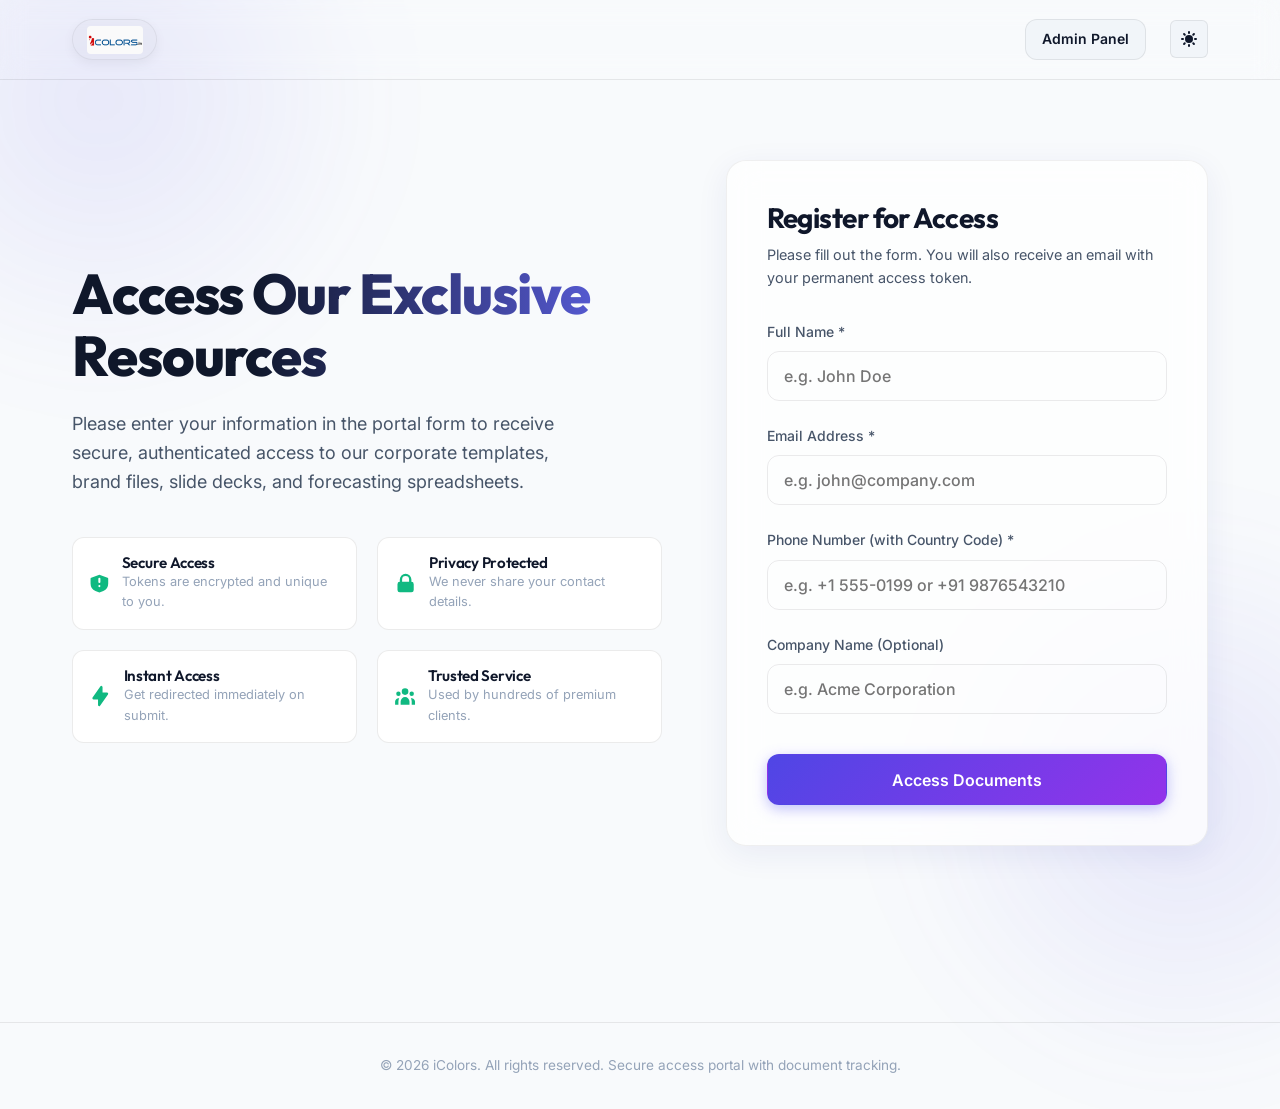
<file: index.html>
<!DOCTYPE html>
<html lang="en" data-theme="dark">

<head>
  <meta charset="UTF-8">
  <meta name="viewport" content="width=device-width, initial-scale=1.0">
  <meta name="description"
    content="Access premium business assets, guidelines, templates, and folders securely. Enter your details to get instant access.">

  <!-- Open Graph -->
  <meta property="og:title" content="iColors - Professional Document Access Portal">
  <meta property="og:description"
    content="Access premium resources instantly. Enter your lead details to get secure, branded access.">
  <meta property="og:type" content="website">

  <title>iColors | Secure Document Portal</title>

  <!-- Styles -->
  <link rel="stylesheet" href="style.css?v=1.0.3">
</head>

<body>

  <!-- Background Glowing Elements -->
  <div class="bg-glow bg-glow-1"></div>
  <div class="bg-glow bg-glow-2"></div>

  <!-- Navigation Bar -->
  <header class="navbar">
    <div class="container">
      <div class="logo-container" onclick="window.location.reload()">
        <img src="logo.jpeg" alt="iColors Logo" class="logo-img">
      </div>
      <div class="nav-actions">
        <a href="admin.html" class="btn btn-secondary" style="padding: 0.5rem 1rem; font-size: 0.875rem;">Admin
          Panel</a>
        <button id="theme-toggle" class="theme-toggle-btn" aria-label="Toggle Theme">
          <svg class="moon-icon" viewBox="0 0 20 20" fill="currentColor">
            <path d="M17.293 13.293A8 8 0 016.707 2.707a8.001 8.001 0 1010.586 10.586z"></path>
          </svg>
          <svg class="sun-icon" viewBox="0 0 20 20" fill="currentColor">
            <path fill-rule="evenodd"
              d="M10 2a1 1 0 011 1v1a1 1 0 11-2 0V3a1 1 0 011-1zm4 8a4 4 0 11-8 0 4 4 0 018 0zm-.464 4.95l.707.707a1 1 0 001.414-1.414l-.707-.707a1 1 0 00-1.414 1.414zm2.12-10.607a1 1 0 010 1.414l-.706.707a1 1 0 11-1.414-1.414l.707-.707a1 1 0 011.414 0zM17 11a1 1 0 100-2h-1a1 1 0 100 2h1zm-7 4a1 1 0 011 1v1a1 1 0 11-2 0v-1a1 1 0 011-1zM5.05 6.464A1 1 0 106.46 5.05l-.707-.707a1 1 0 00-1.414 1.414l.707.707zm1.414 8.486l-.707.707a1 1 0 01-1.414-1.414l.707-.707a1 1 0 011.414 1.414zM4 11a1 1 0 100-2H3a1 1 0 000 2h1z"
              clip-rule="evenodd"></path>
          </svg>
        </button>
      </div>
    </div>
  </header>

  <!-- Main Hero and Lead Form Layout -->
  <main class="container">
    <section class="hero-layout">
      <!-- Info Column -->
      <div class="hero-info">
        <h1>Access Our Exclusive Resources</h1>
        <p>Please enter your information in the portal form to receive secure, authenticated access to our corporate
          templates, brand files, slide decks, and forecasting spreadsheets.</p>

        <!-- Trust Badge Grid -->
        <div class="trust-badges">
          <div class="trust-badge">
            <svg viewBox="0 0 20 20" fill="currentColor">
              <path fill-rule="evenodd"
                d="M2.166 4.9L10 1.954 17.834 4.9A1 1 0 0118.5 5.854v4.526a8.21 8.21 0 01-4.707 7.407L10 19.046l-3.793-1.26a8.21 8.21 0 01-4.707-7.406V5.854a1 1 0 01.666-.954zM10 5a1 1 0 00-1 1v3a1 1 0 002 0V6a1 1 0 00-1-1zm0 7a1 1 0 100 2 1 1 0 000-2z"
                clip-rule="evenodd"></path>
            </svg>
            <div class="trust-badge-text">
              <h4>Secure Access</h4>
              <p>Tokens are encrypted and unique to you.</p>
            </div>
          </div>
          <div class="trust-badge">
            <svg viewBox="0 0 20 20" fill="currentColor">
              <path fill-rule="evenodd"
                d="M5 9V7a5 5 0 0110 0v2a2 2 0 012 2v5a2 2 0 01-2 2H5a2 2 0 01-2-2v-5a2 2 0 012-2zm8-2v2H7V7a3 3 0 016 0z"
                clip-rule="evenodd"></path>
            </svg>
            <div class="trust-badge-text">
              <h4>Privacy Protected</h4>
              <p>We never share your contact details.</p>
            </div>
          </div>
          <div class="trust-badge">
            <svg viewBox="0 0 20 20" fill="currentColor">
              <path fill-rule="evenodd"
                d="M11.3 1.046A1 1 0 0112 2v5h4a1 1 0 01.82 1.573l-7 10A1 1 0 018 18v-5H4a1 1 0 01-.82-1.573l7-10a1 1 0 011.12-.38z"
                clip-rule="evenodd"></path>
            </svg>
            <div class="trust-badge-text">
              <h4>Instant Access</h4>
              <p>Get redirected immediately on submit.</p>
            </div>
          </div>
          <div class="trust-badge">
            <svg viewBox="0 0 20 20" fill="currentColor">
              <path
                d="M13 6a3 3 0 11-6 0 3 3 0 016 0zM18 8a2 2 0 11-4 0 2 2 0 014 0zM14 15a4 4 0 00-8 0v3h8v-3zM6 8a2 2 0 11-4 0 2 2 0 014 0zM16 18v-3a5.972 5.972 0 00-.75-2.906A3.005 3.005 0 0119 15v3h-3zM4.75 12.094A5.973 5.973 0 004 15v3H1v-3a3.005 3.005 0 013.75-2.906z">
              </path>
            </svg>
            <div class="trust-badge-text">
              <h4>Trusted Service</h4>
              <p>Used by hundreds of premium clients.</p>
            </div>
          </div>
        </div>
      </div>

      <!-- Form Column -->
      <div class="hero-form">
        <div class="glass-card">
          <h2 style="font-size: 1.75rem; margin-bottom: 0.5rem;">Register for Access</h2>
          <p style="color: var(--text-secondary); font-size: 0.9rem; margin-bottom: 2rem;">Please fill out the form. You
            will also receive an email with your permanent access token.</p>

          <form id="lead-form" novalidate>
            <!-- Full Name -->
            <div class="form-group" id="group-name">
              <label for="name" class="form-label">Full Name *</label>
              <input type="text" id="name" class="form-input" placeholder="e.g. John Doe" required>
              <span class="error-text">Full name must be at least 3 characters.</span>
            </div>

            <!-- Email Address -->
            <div class="form-group" id="group-email">
              <label for="email" class="form-label">Email Address *</label>
              <input type="email" id="email" class="form-input" placeholder="e.g. john@company.com" required>
              <span class="error-text">Please enter a valid business email address.</span>
            </div>

            <!-- Phone Number -->
            <div class="form-group" id="group-phone">
              <label for="phone" class="form-label">Phone Number (with Country Code) *</label>
              <input type="tel" id="phone" class="form-input" placeholder="e.g. +1 555-0199 or +91 9876543210" required>
              <span class="error-text">Please include your country code (e.g. +1 or +91) and a valid number.</span>
            </div>

            <!-- Company Name -->
            <div class="form-group" id="group-company">
              <label for="company" class="form-label">Company Name (Optional)</label>
              <input type="text" id="company" class="form-input" placeholder="e.g. Acme Corporation">
            </div>

            <!-- Submit Button -->
            <button type="submit" id="submit-btn" class="btn btn-primary"
              style="width: 100%; margin-top: 1rem; padding: 0.9rem;">
              <span>Access Documents</span>
              <svg id="loading-spinner" class="spinner" viewBox="0 0 24 24" fill="none" stroke="currentColor"
                stroke-width="3" style="width: 18px; height: 18px; display: none; animation: spin 1s linear infinite;">
                <circle cx="12" cy="12" r="10" stroke="rgba(255,255,255,0.2)"></circle>
                <path d="M12 2a10 10 0 0 1 10 10" stroke-linecap="round"></path>
              </svg>
            </button>
          </form>
        </div>
      </div>

      <!-- Pending Payment Card (hidden by default) -->
      <div class="hero-form" id="pending-state" style="display: none;">
        <div class="glass-card" style="text-align: center;">
          <div style="width: 72px; height: 72px; border-radius: 50%; background: rgba(245, 158, 11, 0.15); border: 2px solid var(--warning); display: flex; align-items: center; justify-content: center; margin: 0 auto 1.5rem;">
            <svg viewBox="0 0 24 24" fill="none" stroke="#f59e0b" stroke-width="2" width="36" height="36">
              <circle cx="12" cy="12" r="10"></circle>
              <polyline points="12 6 12 12 16 14"></polyline>
            </svg>
          </div>
          <h2 style="font-size: 1.5rem; margin-bottom: 0.75rem; color: var(--warning);">Awaiting Payment Activation</h2>
          <p style="color: var(--text-secondary); font-size: 0.95rem; line-height: 1.7; margin-bottom: 1.75rem;">
            Your registration has been received! Please <strong style="color: var(--text-primary);">pay the iColors representative</strong> on-spot to activate your <strong style="color: var(--text-primary);">15-day access</strong>. Once payment is confirmed, you'll receive an email with your access link.
          </p>
          <div style="background: var(--bg-tertiary); border: 1px solid var(--border-color); border-radius: var(--radius); padding: 1rem 1.5rem; margin-bottom: 1.75rem; text-align: left;">
            <p style="font-size: 0.82rem; color: var(--text-muted); margin-bottom: 0.25rem;">Registered as</p>
            <p id="pending-name" style="font-size: 1rem; font-weight: 600; color: var(--text-primary); margin: 0;">—</p>
          </div>
          <!-- Live polling status indicator -->
          <div style="display: flex; align-items: center; justify-content: center; gap: 0.6rem; margin-bottom: 1.5rem; background: rgba(16,185,129,0.08); border: 1px solid rgba(16,185,129,0.2); border-radius: 100px; padding: 0.5rem 1.25rem;">
            <span id="polling-dot" style="width: 10px; height: 10px; border-radius: 50%; background: var(--success); display: inline-block; transition: opacity 0.4s; animation: pollingPulse 2s ease-in-out infinite;"></span>
            <span id="polling-text" style="font-size: 0.82rem; font-weight: 500; color: var(--success);">Waiting for activation...</span>
          </div>
          <div style="display: flex; flex-direction: column; gap: 0.75rem;">
            <button onclick="if(window.pollingInterval) clearInterval(window.pollingInterval); document.getElementById('pending-state').style.display='none'; document.getElementById('lead-form').closest('.glass-card').style.display='block';" class="btn btn-secondary" style="width: 100%;">
              ← Back to Registration
            </button>
          </div>
          <p style="margin-top: 1.5rem; font-size: 0.78rem; color: var(--text-muted);">If you have already paid and not received the link, please check your email's spam folder or contact the representative.</p>
          <style>
            @keyframes pollingPulse {
              0%, 100% { box-shadow: 0 0 0 0 rgba(16,185,129,0.5); }
              50% { box-shadow: 0 0 0 6px rgba(16,185,129,0); }
            }
          </style>
        </div>
      </div>
    </section>
  </main>

  <footer
    style="margin-top: 6rem; padding: 2rem 0; border-top: 1px solid var(--border-color); text-align: center; font-size: 0.85rem; color: var(--text-muted); position: relative; z-index: 2;">
    <div class="container">
      <p>&copy; 2026 iColors. All rights reserved. Secure access portal with document tracking.</p>
    </div>
  </footer>

  <!-- Scripts -->
  <script src="app.js"></script>
  <script>
    document.addEventListener("DOMContentLoaded", () => {
      const form = document.getElementById("lead-form");
      const submitBtn = document.getElementById("submit-btn");
      const loadingSpinner = document.getElementById("loading-spinner");
      const submitText = submitBtn.querySelector("span");

      // Form validation functions
      const validateName = (name) => name.trim().length >= 3;
      const validateEmail = (email) => /^[^\s@]+@[^\s@]+\.[^\s@]+$/.test(email);
      // Validates international country code style: + followed by 1 to 4 digits, then space/dash/digits
      const validatePhone = (phone) => /^\+?[1-9]\d{1,14}([-\s]?\d+)+$/.test(phone.trim()) && phone.trim().length >= 7;

      // Event listener for inputs to clear errors on type
      const inputs = [
        { id: 'name', validator: validateName, group: 'group-name' },
        { id: 'email', validator: validateEmail, group: 'group-email' },
        { id: 'phone', validator: validatePhone, group: 'group-phone' }
      ];

      inputs.forEach(item => {
        const el = document.getElementById(item.id);
        el.addEventListener("input", () => {
          const group = document.getElementById(item.group);
          if (item.validator(el.value)) {
            group.classList.remove("error");
          }
        });
      });

      // Form submit handler
      form.addEventListener("submit", async (e) => {
        e.preventDefault();

        let isValid = true;

        // Validate all fields
        inputs.forEach(item => {
          const el = document.getElementById(item.id);
          const group = document.getElementById(item.group);
          if (!item.validator(el.value)) {
            group.classList.add("error");
            isValid = false;
          } else {
            group.classList.remove("error");
          }
        });

        if (!isValid) {
          showToast("Please correct the highlighted form errors.", "error");
          return;
        }

        // Gather Form Data
        const nameVal = document.getElementById("name").value.trim();
        const emailVal = document.getElementById("email").value.trim();
        const phoneVal = document.getElementById("phone").value.trim();
        const companyVal = document.getElementById("company").value.trim();

        // Show loading state
        submitBtn.disabled = true;
        loadingSpinner.style.display = "block";
        submitText.textContent = "Verifying Details...";

        try {
          // Send request to API
          const response = await apiRequest("capture-lead", {
            name: nameVal,
            email: emailVal,
            phone: phoneVal,
            company: companyVal
          });

          if (response && response.success) {
            // Case 1: Email already exists and is still within 15-day active window
            if (response.alreadyActive) {
              showToast(`Welcome back, ${response.name}! Redirecting...`, "success");
              localStorage.setItem("icolors_access_token", response.token);
              localStorage.setItem("icolors_user_name", response.name);
              submitText.textContent = "Redirecting...";
              setTimeout(() => {
                window.location.href = `portal.html?token=${response.token}`;
              }, 1200);
              return;
            }

            // Case 2: New registration or re-registration (Pending state — needs admin to approve)
            showToast(`Registered! Please pay the representative to activate access.`, "success");
            const pendingToken = response.token;
            localStorage.setItem("icolors_access_token", pendingToken);
            localStorage.setItem("icolors_user_name", response.name);

            // Show pending state card
            document.getElementById("pending-name").textContent = response.name;
            document.querySelector(".hero-form .glass-card").style.display = "none";
            document.getElementById("pending-state").style.display = "block";
            resetButton();

            // Start auto-polling every 6 seconds to detect admin approval
            startActivationPolling(pendingToken);
          } else {
            showToast(response.error || "Failed to process registration. Try again.", "error");
            resetButton();
          }
        } catch (error) {
          showToast("Server Connection Refused. Please check configuration.", "error");
          resetButton();
        }
      });

      let pollingInterval = null;

      function startActivationPolling(token) {
        // Clear any existing poll
        if (pollingInterval) clearInterval(pollingInterval);

        const statusDot = document.getElementById("polling-dot");
        const statusText = document.getElementById("polling-text");

        let checkCount = 0;

        pollingInterval = setInterval(async () => {
          checkCount++;
          try {
            // Pulse the indicator
            if (statusDot) {
              statusDot.style.opacity = "0.3";
              setTimeout(() => { if (statusDot) statusDot.style.opacity = "1"; }, 500);
            }
            if (statusText) statusText.textContent = `Checking activation... (${checkCount})`;

            const res = await apiRequest("validate-token", { token });

            if (res && res.success) {
              clearInterval(pollingInterval);
              if (statusText) statusText.textContent = "✓ Access Activated! Redirecting...";
              showToast("🎉 Access Activated! Redirecting to your dashboard...", "success");
              setTimeout(() => {
                window.location.href = `portal.html?token=${token}`;
              }, 1500);
            }
          } catch (e) {
            // Silently ignore poll errors
          }
        }, 6000);
      }

      function resetButton() {
        submitBtn.disabled = false;
        loadingSpinner.style.display = "none";
        submitText.textContent = "Access Documents";
      }
    });
  
  </script>

  <style>
    /* Inline utility animation for spinner */
    @keyframes spin {
      0% {
        transform: rotate(0deg);
      }

      100% {
        transform: rotate(360deg);
      }
    }
  </style>
</body>

</html>
</file>
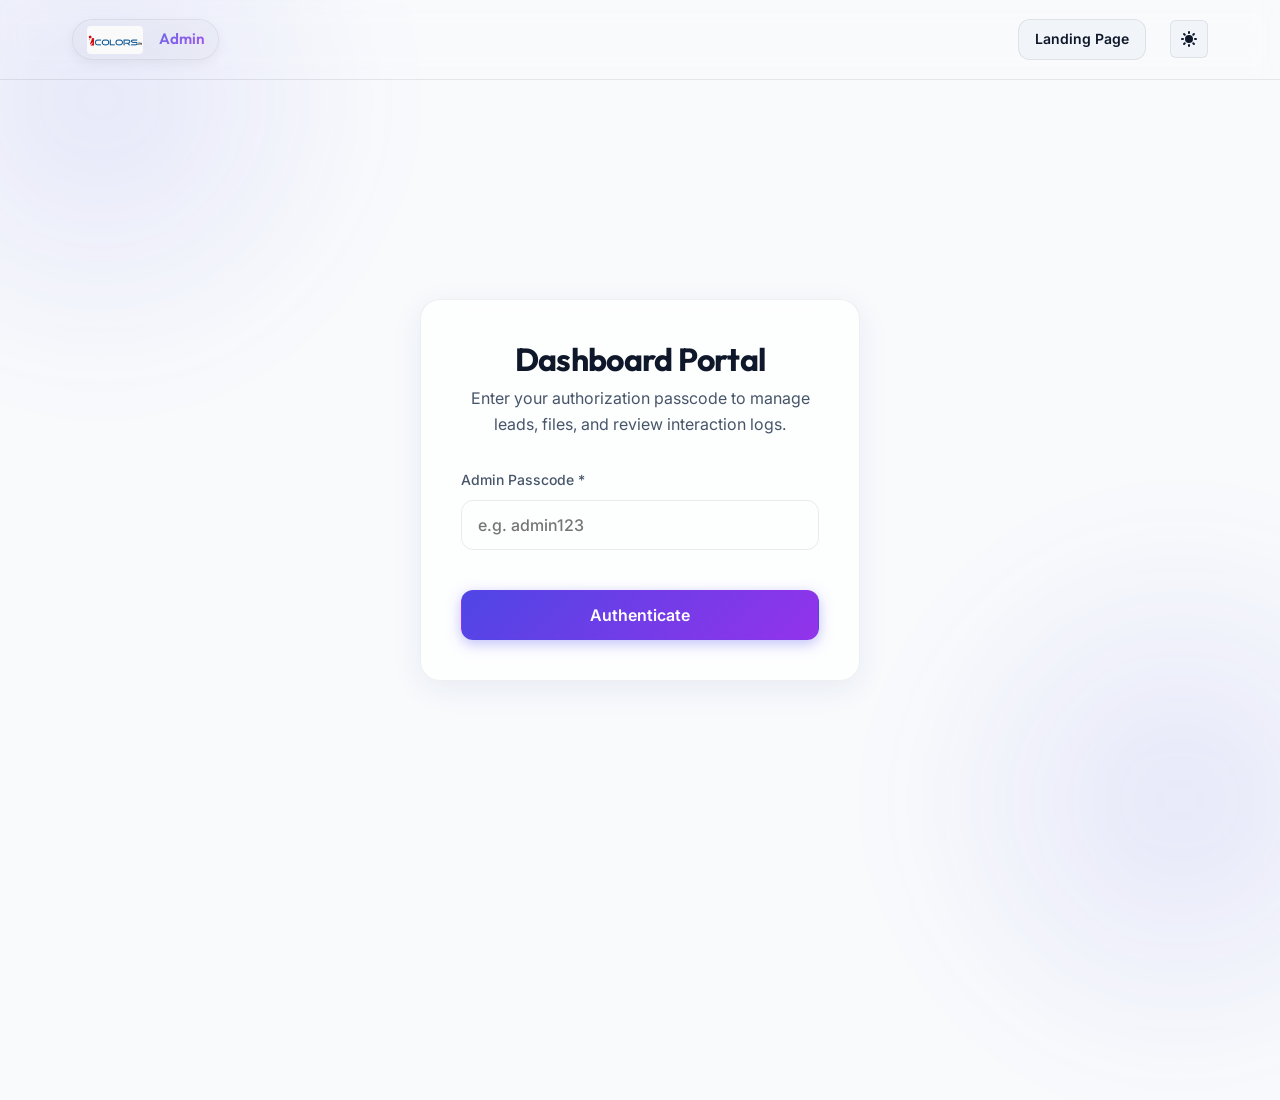
<file: admin.html>
<!DOCTYPE html>
<html lang="en" data-theme="dark">
<head>
  <meta charset="UTF-8">
  <meta name="viewport" content="width=device-width, initial-scale=1.0">
  <meta name="robots" content="noindex, nofollow">
  
  <title>iColors | Admin Dashboard</title>
  
  <!-- Styles -->
  <link rel="stylesheet" href="style.css?v=1.0.3">
</head>
<body>

  <!-- Background Glowing Elements -->
  <div class="bg-glow bg-glow-1"></div>
  <div class="bg-glow bg-glow-2"></div>

  <!-- Setup Banner (managed by app.js) -->

  <!-- Header / Nav for Dashboard -->
  <header class="navbar">
    <div class="container">
      <div class="logo-container" onclick="window.location.reload()">
        <img src="logo.jpeg" alt="iColors Logo" class="logo-img">
        <span style="font-size: 0.95rem; font-weight: 600; opacity: 0.8; margin-left: 0.5rem; background: var(--accent-gradient); -webkit-background-clip: text; -webkit-text-fill-color: transparent;">Admin</span>
      </div>
      <div class="nav-actions">
        <a href="index.html" class="btn btn-secondary" style="padding: 0.5rem 1rem; font-size: 0.875rem;">Landing Page</a>
        <button id="theme-toggle" class="theme-toggle-btn" aria-label="Toggle Theme">
          <svg class="moon-icon" viewBox="0 0 20 20" fill="currentColor">
            <path d="M17.293 13.293A8 8 0 016.707 2.707a8.001 8.001 0 1010.586 10.586z"></path>
          </svg>
          <svg class="sun-icon" viewBox="0 0 20 20" fill="currentColor">
            <path fill-rule="evenodd" d="M10 2a1 1 0 011 1v1a1 1 0 11-2 0V3a1 1 0 011-1zm4 8a4 4 0 11-8 0 4 4 0 018 0zm-.464 4.95l.707.707a1 1 0 001.414-1.414l-.707-.707a1 1 0 00-1.414 1.414zm2.12-10.607a1 1 0 010 1.414l-.706.707a1 1 0 11-1.414-1.414l.707-.707a1 1 0 011.414 0zM17 11a1 1 0 100-2h-1a1 1 0 100 2h1zm-7 4a1 1 0 011 1v1a1 1 0 11-2 0v-1a1 1 0 011-1zM5.05 6.464A1 1 0 106.46 5.05l-.707-.707a1 1 0 00-1.414 1.414l.707.707zm1.414 8.486l-.707.707a1 1 0 01-1.414-1.414l.707-.707a1 1 0 011.414 1.414zM4 11a1 1 0 100-2H3a1 1 0 000 2h1z" clip-rule="evenodd"></path>
          </svg>
        </button>
      </div>
    </div>
  </header>

  <!-- Login Section (Unauthenticated state) -->
  <main id="admin-login-section" class="admin-login-wrapper">
    <div class="glass-card login-card">
      <div class="login-header">
        <h2>Dashboard Portal</h2>
        <p>Enter your authorization passcode to manage leads, files, and review interaction logs.</p>
      </div>
      <form id="admin-login-form">
        <div class="form-group">
          <label for="passcode" class="form-label">Admin Passcode *</label>
          <input type="password" id="passcode" class="form-input" placeholder="e.g. admin123" required>
        </div>
        <button type="submit" class="btn btn-primary" style="width: 100%; margin-top: 1rem; padding: 0.9rem;">
          <span>Authenticate</span>
        </button>
      </form>
    </div>
  </main>

  <!-- Dashboard Section (Authenticated state) -->
  <main id="admin-dashboard-section" class="admin-layout" style="display: none;">
    <!-- Sidebar Navigation -->
    <aside class="admin-sidebar">
      <div class="sidebar-link active" data-target="sec-analytics">
        <svg fill="none" stroke="currentColor" viewBox="0 0 24 24"><path stroke-linecap="round" stroke-linejoin="round" stroke-width="2" d="M9 19v-6a2 2 0 00-2-2H5a2 2 0 00-2 2v6a2 2 0 002 2h2a2 2 0 002-2zm0 0V9a2 2 0 012-2h2a2 2 0 012 2v10m-6 0a2 2 0 002 2h2a2 2 0 002-2m0 0V5a2 2 0 012-2h2a2 2 0 012 2v14a2 2 0 01-2 2h-2a2 2 0 01-2-2z"></path></svg>
        <span>Analytics</span>
      </div>
      <div class="sidebar-link" data-target="sec-leads">
        <svg fill="none" stroke="currentColor" viewBox="0 0 24 24"><path stroke-linecap="round" stroke-linejoin="round" stroke-width="2" d="M12 4.354a4 4 0 110 5.292M15 21H3v-1a6 6 0 0112 0v1zm0 0h6v-1a6 6 0 00-9-5.197M13 7a4 4 0 11-8 0 4 4 0 018 0z"></path></svg>
        <span>Leads</span>
      </div>
      <div class="sidebar-link" data-target="sec-documents">
        <svg fill="none" stroke="currentColor" viewBox="0 0 24 24"><path stroke-linecap="round" stroke-linejoin="round" stroke-width="2" d="M12 10v6m0 0l-3-3m3 3l3-3m2 8H7a2 2 0 01-2-2V5a2 2 0 012-2h5.586a1 1 0 01.707.293l5.414 5.414a1 1 0 01.293.707V19a2 2 0 01-2 2z"></path></svg>
        <span>Documents</span>
      </div>
      <div class="sidebar-link" data-target="sec-logs">
        <svg fill="none" stroke="currentColor" viewBox="0 0 24 24"><path stroke-linecap="round" stroke-linejoin="round" stroke-width="2" d="M12 8v4l3 3m6-3a9 9 0 11-18 0 9 9 0 0118 0z"></path></svg>
        <span>Access Logs</span>
      </div>
      
      <div style="margin-top: auto; border-top: 1px solid var(--border-color); padding-top: 1rem;">
        <div class="sidebar-link" id="admin-logout-btn" style="color: var(--danger);">
          <svg fill="none" stroke="currentColor" viewBox="0 0 24 24"><path stroke-linecap="round" stroke-linejoin="round" stroke-width="2" d="M17 16l4-4m0 0l-4-4m4 4H7m6 4v1a3 3 0 01-3 3H6a3 3 0 01-3-3V7a3 3 0 013-3h4a3 3 0 013 3v1"></path></svg>
          <span>Log Out</span>
        </div>
      </div>
    </aside>

    <!-- Main Content Workspace -->
    <section class="admin-content">
      
      <!-- SECTION: ANALYTICS -->
      <div id="sec-analytics" class="dashboard-section active">
        <h2 style="margin-bottom: 2rem;">Overview & Analytics</h2>
        
        <!-- Metrics Stats Grid -->
        <div class="stats-grid">
          <div class="stat-card">
            <div class="stat-header">
              <span>Total Leads</span>
              <svg fill="none" stroke="currentColor" viewBox="0 0 24 24"><path stroke-linecap="round" stroke-linejoin="round" stroke-width="2" d="M17 20h5v-2a3 3 0 00-5.356-1.857M17 20H7m10 0v-2c0-.656-.126-1.283-.356-1.857M7 20H2v-2a3 3 0 015.356-1.857M7 20v-2c0-.656.126-1.283.356-1.857m0 0a5.002 5.002 0 019.288 0M15 7a3 3 0 11-6 0 3 3 0 016 0zm6 3a2 2 0 11-4 0 2 2 0 014 0zM7 10a2 2 0 11-4 0 2 2 0 014 0z"></path></svg>
            </div>
            <div>
              <div class="stat-value" id="stat-total-leads">-</div>
              <div class="stat-trend up">
                <svg fill="currentColor" viewBox="0 0 20 20" style="width: 14px; height: 14px;"><path fill-rule="evenodd" d="M12 7a1 1 0 110-2h5a1 1 0 011 1v5a1 1 0 11-2 0V8.414l-4.293 4.293a1 1 0 01-1.414 0L8 10.414l-4.293 4.293a1 1 0 01-1.414-1.414l5-5a1 1 0 011.414 0L9 10.586 12.586 7H12z" clip-rule="evenodd"></path></svg>
                <span>Growth active</span>
              </div>
            </div>
          </div>
          <div class="stat-card">
            <div class="stat-header">
              <span>Leads Today</span>
              <svg fill="none" stroke="currentColor" viewBox="0 0 24 24"><path stroke-linecap="round" stroke-linejoin="round" stroke-width="2" d="M8 7V3m8 4V3m-9 8h10M5 21h14a2 2 0 002-2V7a2 2 0 00-2-2H5a2 2 0 00-2 2v12a2 2 0 002 2z"></path></svg>
            </div>
            <div>
              <div class="stat-value" id="stat-today-leads">-</div>
              <div class="stat-trend" style="color: var(--text-muted);">
                <span>Current day's capture</span>
              </div>
            </div>
          </div>
          <div class="stat-card">
            <div class="stat-header">
              <span>Leads This Week</span>
              <svg fill="none" stroke="currentColor" viewBox="0 0 24 24"><path stroke-linecap="round" stroke-linejoin="round" stroke-width="2" d="M9 19v-6a2 2 0 00-2-2H5a2 2 0 00-2 2v6a2 2 0 002 2h2a2 2 0 002-2zm0 0V9a2 2 0 012-2h2a2 2 0 012 2v10m-6 0a2 2 0 002 2h2a2 2 0 002-2m0 0V5a2 2 0 012-2h2a2 2 0 012 2v14a2 2 0 01-2 2h-2a2 2 0 01-2-2z"></path></svg>
            </div>
            <div>
              <div class="stat-value" id="stat-weekly-leads">-</div>
              <div class="stat-trend" style="color: var(--text-muted);">
                <span>Last 7 days total</span>
              </div>
            </div>
          </div>
          <div class="stat-card">
            <div class="stat-header">
              <span>Leads This Month</span>
              <svg fill="none" stroke="currentColor" viewBox="0 0 24 24"><path stroke-linecap="round" stroke-linejoin="round" stroke-width="2" d="M12 8c-1.657 0-3 .895-3 2s1.343 2 3 2 3 .895 3 2-1.343 2-3 2m0-8c1.11 0 2.08.402 2.599 1M12 8V7m0 1v8m0 0v1m0-1c-1.11 0-2.08-.402-2.599-1M12 16v1m-4-6h12m-5-7L8 18H5l12-14h3"></path></svg>
            </div>
            <div>
              <div class="stat-value" id="stat-monthly-leads">-</div>
              <div class="stat-trend" style="color: var(--text-muted);">
                <span>Last 30 days total</span>
              </div>
            </div>
          </div>
        </div>

        <!-- Charts Grid -->
        <div class="analytics-grid">
          <!-- Top Documents Accessed -->
          <div class="table-card" style="padding: 1.5rem; margin-bottom: 0;">
            <h3 style="margin-bottom: 1.5rem; font-size: 1.25rem;">Top Accessed Resources</h3>
            <div class="top-docs-list" id="analytics-top-docs">
              <!-- Rendered Dynamically -->
            </div>
          </div>
          
          <!-- Conversion Ratios -->
          <div class="table-card" style="padding: 1.5rem; margin-bottom: 0; display: flex; flex-direction: column; justify-content: space-between;">
            <div>
              <h3 style="margin-bottom: 0.5rem; font-size: 1.25rem;">Conversion Rate</h3>
              <p style="color: var(--text-muted); font-size: 0.85rem; margin-bottom: 1.5rem;">Ratio of registered leads who active accessed at least one file portal document.</p>
            </div>
            
            <div style="text-align: center; padding: 1.5rem 0;">
              <div style="font-size: 4rem; font-weight: 800; font-family: var(--font-heading); color: var(--accent-light); line-height: 1;" id="analytics-conversion-rate">0%</div>
              <div style="font-size: 0.85rem; font-weight: 600; color: var(--text-muted); margin-top: 0.5rem;" id="analytics-conversion-fraction">0 out of 0 Leads</div>
            </div>
            
            <div class="progress-bar-bg" style="height: 8px;">
              <div class="progress-bar" id="analytics-conversion-bar" style="width: 0%"></div>
            </div>
          </div>
        </div>
      </div>

      <!-- SECTION: LEADS -->
      <div id="sec-leads" class="dashboard-section">
        <div style="display: flex; justify-content: space-between; align-items: center; margin-bottom: 2rem;">
          <h2>Lead Management</h2>
          <button id="leads-export-btn" class="btn btn-secondary">
            <svg fill="none" stroke="currentColor" viewBox="0 0 24 24" style="width: 18px; height: 18px;"><path stroke-linecap="round" stroke-linejoin="round" stroke-width="2" d="M4 16v1a3 3 0 003 3h10a3 3 0 003-3v-1m-4-4l-4 4m0 0l-4-4m4 4V4"></path></svg>
            <span>Export CSV</span>
          </button>
        </div>

        <div class="table-card">
          <!-- Filters Toolbar -->
          <div class="table-header-row">
            <div class="search-wrapper">
              <svg fill="none" stroke="currentColor" viewBox="0 0 24 24"><path stroke-linecap="round" stroke-linejoin="round" stroke-width="2.5" d="M21 21l-6-6m2-5a7 7 0 11-14 0 7 7 0 0114 0z"></path></svg>
              <input type="text" id="leads-search" class="search-input" placeholder="Search by name, email, company...">
            </div>
            <div style="display: flex; gap: 1rem;">
              <select id="leads-filter-device" class="form-input" style="padding: 0.5rem 1.5rem; width: auto; background-color: var(--bg-primary);">
                <option value="all">All Devices</option>
                <option value="Desktop">Desktop</option>
                <option value="Mobile">Mobile</option>
                <option value="Tablet">Tablet</option>
              </select>
            </div>
          </div>

          <!-- Table Content -->
          <div class="table-container">
            <table>
              <thead>
                <tr>
                  <th>Timestamp</th>
                  <th>ID</th>
                  <th>Name</th>
                  <th>Email</th>
                  <th>Phone</th>
                  <th>Company</th>
                  <th>Status</th>
                  <th>Expiry Date</th>
                  <th>Device</th>
                  <th>Token</th>
                  <th style="text-align: right;">Action</th>
                </tr>
              </thead>
              <tbody id="leads-table-body">
                <!-- Rendered dynamically -->
              </tbody>
            </table>
          </div>

          <!-- Pagination -->
          <div class="pagination">
            <span id="leads-pagination-info">Showing 0-0 of 0 leads</span>
            <div class="pagination-actions">
              <button class="btn btn-secondary" id="leads-prev-btn" style="padding: 0.4rem 0.8rem; font-size: 0.8rem;">Prev</button>
              <button class="btn btn-secondary" id="leads-next-btn" style="padding: 0.4rem 0.8rem; font-size: 0.8rem;">Next</button>
            </div>
          </div>
        </div>
      </div>

      <!-- SECTION: DOCUMENTS -->
      <div id="sec-documents" class="dashboard-section">
        <div style="display: flex; justify-content: space-between; align-items: center; margin-bottom: 2rem;">
          <h2>Document Management</h2>
          <button id="add-doc-modal-btn" class="btn btn-primary">
            <svg fill="none" stroke="currentColor" viewBox="0 0 24 24" style="width: 18px; height: 18px;"><path stroke-linecap="round" stroke-linejoin="round" stroke-width="2" d="M12 4v16m8-8H4"></path></svg>
            <span>Add New Document</span>
          </button>
        </div>

        <div class="table-card">
          <div class="table-container">
            <table>
              <thead>
                <tr>
                  <th>Title</th>
                  <th>File Type</th>
                  <th>Date Added</th>
                  <th>Status</th>
                  <th style="text-align: right;">Actions</th>
                </tr>
              </thead>
              <tbody id="docs-table-body">
                <!-- Rendered dynamically -->
              </tbody>
            </table>
          </div>
        </div>
      </div>

      <!-- SECTION: ACCESS LOGS -->
      <div id="sec-logs" class="dashboard-section">
        <h2 style="margin-bottom: 2rem;">Access Logs</h2>

        <div class="table-card">
          <!-- Filters Toolbar -->
          <div class="table-header-row">
            <div class="search-wrapper">
              <svg fill="none" stroke="currentColor" viewBox="0 0 24 24"><path stroke-linecap="round" stroke-linejoin="round" stroke-width="2.5" d="M21 21l-6-6m2-5a7 7 0 11-14 0 7 7 0 0114 0z"></path></svg>
              <input type="text" id="logs-search" class="search-input" placeholder="Search by lead name, file name, token...">
            </div>
            <div>
              <select id="logs-filter-action" class="form-input" style="padding: 0.5rem 1.5rem; width: auto; background-color: var(--bg-primary);">
                <option value="all">All Actions</option>
                <option value="Opened Portal">Opened Portal</option>
                <option value="Viewed File">Viewed File</option>
                <option value="Downloaded File">Downloaded File</option>
              </select>
            </div>
          </div>

          <!-- Table Content -->
          <div class="table-container">
            <table>
              <thead>
                <tr>
                  <th>Timestamp</th>
                  <th>Lead Name</th>
                  <th>Token</th>
                  <th>Document Name</th>
                  <th>Action</th>
                </tr>
              </thead>
              <tbody id="logs-table-body">
                <!-- Rendered dynamically -->
              </tbody>
            </table>
          </div>

          <!-- Pagination -->
          <div class="pagination">
            <span id="logs-pagination-info">Showing 0-0 of 0 logs</span>
            <div class="pagination-actions">
              <button class="btn btn-secondary" id="logs-prev-btn" style="padding: 0.4rem 0.8rem; font-size: 0.8rem;">Prev</button>
              <button class="btn btn-secondary" id="logs-next-btn" style="padding: 0.4rem 0.8rem; font-size: 0.8rem;">Next</button>
            </div>
          </div>
        </div>
      </div>
      
    </section>
  </main>

  <!-- MODAL: ADD / EDIT DOCUMENT -->
  <div class="modal-overlay" id="doc-modal">
    <div class="modal-card">
      <div class="modal-header">
        <h3 id="modal-title">Add Document</h3>
        <button class="modal-close" id="doc-modal-close">&times;</button>
      </div>
      <form id="doc-form">
        <input type="hidden" id="edit-doc-id">
        <div class="modal-body">
          <div class="form-group">
            <label for="doc-title" class="form-label">Document Title *</label>
            <input type="text" id="doc-title" class="form-input" placeholder="e.g. Slide Deck Q2 Strategy" required>
          </div>
          <div class="form-group">
            <label for="doc-desc" class="form-label">Description *</label>
            <textarea id="doc-desc" class="form-input" rows="3" placeholder="Explain what is in this file..." style="resize: vertical; font-family: inherit;" required></textarea>
          </div>
          <div class="form-group">
            <label for="doc-url" class="form-label">Secure File / Folder Link (Google Drive) *</label>
            <input type="url" id="doc-url" class="form-input" placeholder="e.g. https://drive.google.com/..." required>
          </div>
          <div style="display: grid; grid-template-columns: 1fr 1fr; gap: 1rem;">
            <div class="form-group">
              <label for="doc-type" class="form-label">Resource Type *</label>
              <select id="doc-type" class="form-input" required>
                <option value="PDF">PDF Document</option>
                <option value="Spreadsheet">Spreadsheet</option>
                <option value="Presentation">Slide Presentation</option>
                <option value="Folder">Folder Directory</option>
                <option value="PSD">PSD Design</option>
              </select>
            </div>
            <div class="form-group">
              <label for="doc-status" class="form-label">Status *</label>
              <select id="doc-status" class="form-input" required>
                <option value="Active">Active / Visible</option>
                <option value="Inactive">Inactive / Hidden</option>
              </select>
            </div>
          </div>
        </div>
        <div class="modal-footer">
          <button type="button" class="btn btn-secondary" id="doc-modal-cancel">Cancel</button>
          <button type="submit" class="btn btn-primary" id="doc-modal-submit-btn">Save Document</button>
        </div>
      </form>
    </div>
  </div>

  <!-- MODAL: MANAGE LEAD ACCESS -->
  <div class="modal-overlay" id="lead-access-modal">
    <div class="modal-card">
      <div class="modal-header">
        <h3>Manage Lead Access</h3>
        <button class="modal-close" id="lead-access-modal-close">&times;</button>
      </div>
      <form id="lead-access-form">
        <input type="hidden" id="access-lead-id">
        <div class="modal-body">
          <div class="form-group">
            <label class="form-label" style="font-weight: 600; color: var(--text-primary); font-size: 1.1rem; margin-bottom: 0.25rem;" id="access-lead-name-label">Lead: Name</label>
            <span id="access-lead-email-label" style="font-size: 0.85rem; color: var(--text-muted);">email@example.com</span>
          </div>
          
          <div style="display: grid; grid-template-columns: 1fr 1fr; gap: 1rem; margin-top: 1rem;">
            <div class="form-group">
              <label for="access-lead-status" class="form-label">Status *</label>
              <select id="access-lead-status" class="form-input" required>
                <option value="Active">Active</option>
                <option value="Pending">Pending</option>
              </select>
            </div>
            <div class="form-group">
              <label for="access-lead-expiry" class="form-label">Expiry Date</label>
              <input type="datetime-local" id="access-lead-expiry" class="form-input">
            </div>
          </div>

          <div class="form-group" style="margin-top: 1rem; margin-bottom: 0.5rem;">
            <label class="form-label">Unlocked Resources</label>
            <div style="margin-bottom: 0.75rem;">
              <label style="display: inline-flex; align-items: center; gap: 0.5rem; font-size: 0.85rem; cursor: pointer;">
                <input type="checkbox" id="access-unlock-all" style="width: 16px; height: 16px; accent-color: var(--accent);">
                <span style="font-weight: 600; color: var(--accent-light);">Unlock All Documents (Default)</span>
              </label>
            </div>
            <div id="access-documents-list-container" style="max-height: 200px; overflow-y: auto; border: 1px solid var(--border-color); border-radius: var(--radius-sm); padding: 0.75rem; background: var(--bg-tertiary); display: flex; flex-direction: column; gap: 0.6rem;">
              <!-- Dynamic checkboxes -->
            </div>
          </div>
        </div>
        <div class="modal-footer">
          <button type="button" class="btn btn-secondary" id="lead-access-modal-cancel">Cancel</button>
          <button type="submit" class="btn btn-primary">Save Access Settings</button>
        </div>
      </form>
    </div>
  </div>

  <!-- Scripts -->
  <script src="app.js"></script>
  <script src="admin.js"></script>
</body>
</html>
</file>
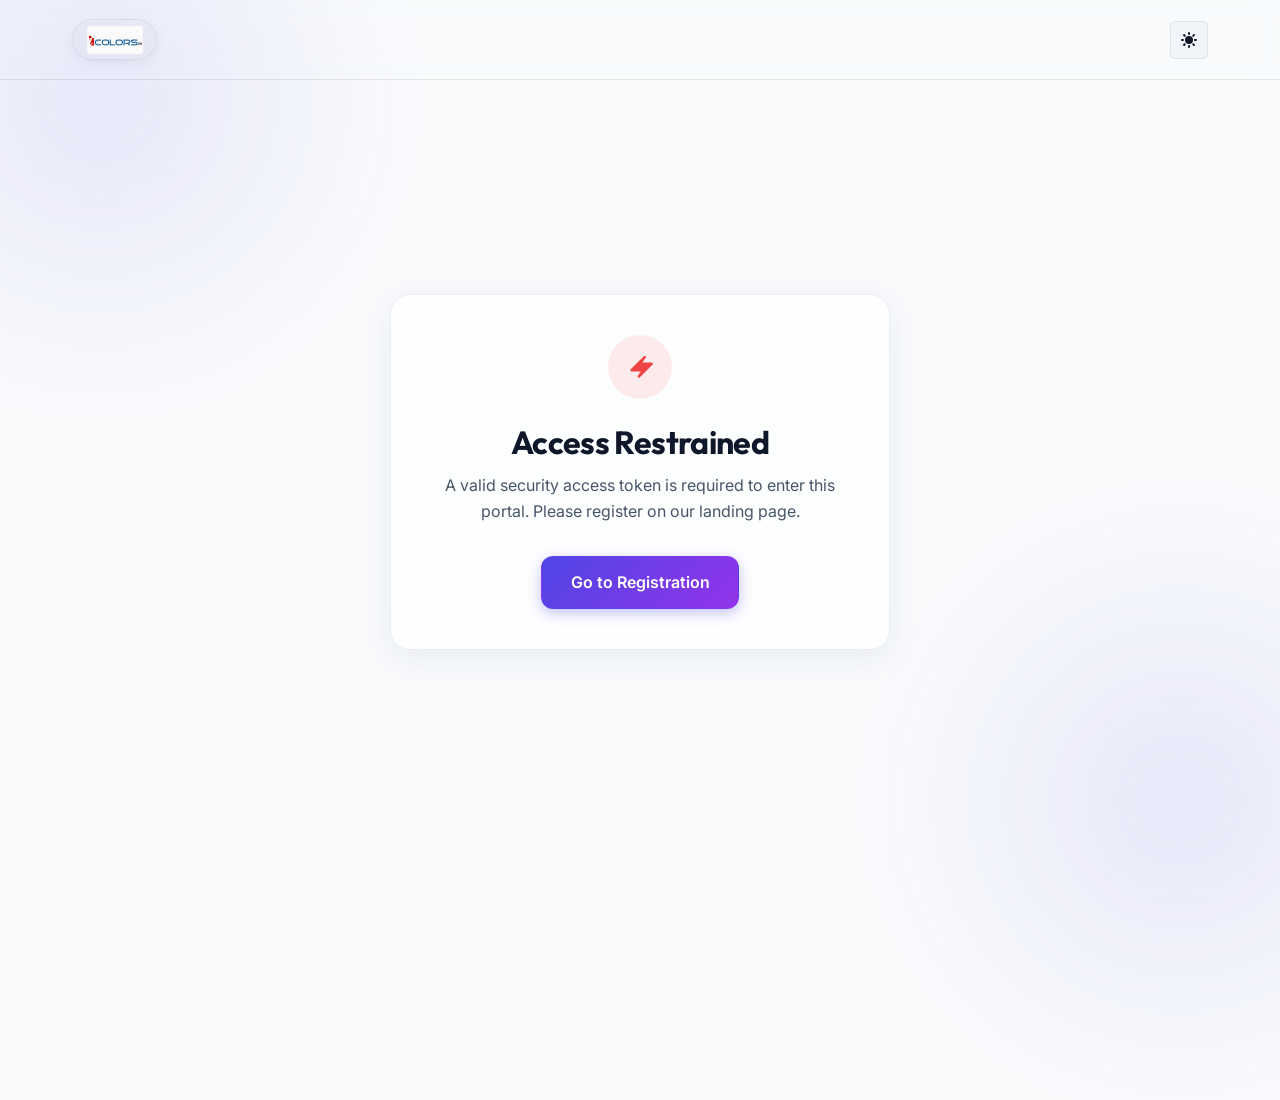
<file: portal.html>
<!DOCTYPE html>
<html lang="en" data-theme="dark">
<head>
  <meta charset="UTF-8">
  <meta name="viewport" content="width=device-width, initial-scale=1.0">
  <!-- Prevent search engine indexation of private file listing -->
  <meta name="robots" content="noindex, nofollow">
  
  <title>iColors | Document Portal</title>
  
  <!-- Styles -->
  <link rel="stylesheet" href="style.css?v=1.0.3">
</head>
<body>

  <!-- Background Glowing Elements -->
  <div class="bg-glow bg-glow-1"></div>
  <div class="bg-glow bg-glow-2"></div>

  <!-- Setup Banner (managed by app.js) -->

  <!-- Navigation Bar -->
  <header class="navbar">
    <div class="container">
      <div class="logo-container" onclick="window.location.href='index.html'">
        <img src="logo.jpeg" alt="iColors Logo" class="logo-img">
      </div>
      <div class="nav-actions">
        <!-- User Welcome Text -->
        <span id="user-greeting" style="font-size: 0.9rem; font-weight: 500; color: var(--text-secondary); display: none;">Welcome, Guest</span>
        <button id="logout-btn" class="btn btn-secondary" style="padding: 0.5rem 1rem; font-size: 0.875rem; display: none;">Logout</button>
        
        <!-- Theme Toggle -->
        <button id="theme-toggle" class="theme-toggle-btn" aria-label="Toggle Theme">
          <svg class="moon-icon" viewBox="0 0 20 20" fill="currentColor">
            <path d="M17.293 13.293A8 8 0 016.707 2.707a8.001 8.001 0 1010.586 10.586z"></path>
          </svg>
          <svg class="sun-icon" viewBox="0 0 20 20" fill="currentColor">
            <path fill-rule="evenodd" d="M10 2a1 1 0 011 1v1a1 1 0 11-2 0V3a1 1 0 011-1zm4 8a4 4 0 11-8 0 4 4 0 018 0zm-.464 4.95l.707.707a1 1 0 001.414-1.414l-.707-.707a1 1 0 00-1.414 1.414zm2.12-10.607a1 1 0 010 1.414l-.706.707a1 1 0 11-1.414-1.414l.707-.707a1 1 0 011.414 0zM17 11a1 1 0 100-2h-1a1 1 0 100 2h1zm-7 4a1 1 0 011 1v1a1 1 0 11-2 0v-1a1 1 0 011-1zM5.05 6.464A1 1 0 106.46 5.05l-.707-.707a1 1 0 00-1.414 1.414l.707.707zm1.414 8.486l-.707.707a1 1 0 01-1.414-1.414l.707-.707a1 1 0 011.414 1.414zM4 11a1 1 0 100-2H3a1 1 0 000 2h1z" clip-rule="evenodd"></path>
          </svg>
        </button>
      </div>
    </div>
  </header>

  <!-- Access Denied State (default shown during validation) -->
  <main id="portal-denied" class="container" style="display: flex; align-items: center; justify-content: center; min-height: calc(100vh - 180px); padding-top: 4rem;">
    <div class="glass-card" style="max-width: 500px; text-align: center; width: 100%;">
      <div style="background: rgba(239, 68, 68, 0.1); width: 64px; height: 64px; border-radius: 50%; display: flex; align-items: center; justify-content: center; margin: 0 auto 1.5rem; color: var(--danger);">
        <svg viewBox="0 0 20 20" fill="currentColor" style="width: 32px; height: 32px;">
          <path fill-rule="evenodd" d="M13.477 3.03a.75.75 0 01.137 1.053L11.5 7.25h5.75a.75.75 0 01.53 1.28l-8 8a.75.75 0 01-1.19-.884L10.5 12.75H4.75a.75.75 0 01-.53-1.28l8-8a.75.75 0 011.057-.14z" clip-rule="evenodd"></path>
        </svg>
      </div>
      <h2 style="font-size: 2rem; margin-bottom: 0.75rem;">Access Restrained</h2>
      <p id="denied-message" style="color: var(--text-secondary); margin-bottom: 2rem;">A valid access token is required to view these resources. If you have registered, check your email inbox for the access link.</p>
      <a href="index.html" class="btn btn-primary" style="padding: 0.8rem 1.8rem;">Go to Registration</a>
    </div>
  </main>

  <!-- Document Portal Loading State -->
  <div id="portal-loading" style="display: none; position: fixed; top: 0; left: 0; width: 100vw; height: 100vh; background: var(--bg-primary); z-index: 99; align-items: center; justify-content: center; flex-direction: column;">
    <svg class="spinner" viewBox="0 0 24 24" fill="none" stroke="var(--accent)" stroke-width="3" style="width: 48px; height: 48px; animation: spin 1s linear infinite; margin-bottom: 1rem;">
      <circle cx="12" cy="12" r="10" stroke="var(--border-color)"></circle>
      <path d="M12 2a10 10 0 0 1 10 10" stroke-linecap="round"></path>
    </svg>
    <p style="color: var(--text-secondary); font-weight: 500;">Validating Security Token...</p>
  </div>

  <!-- Document Portal Main Dashboard (Hidden until authorized) -->
  <main id="portal-content" class="container" style="display: none;">
    <!-- Portal Welcome Header -->
    <div class="portal-header">
      <div class="portal-title">
        <h1 id="welcome-title">Exclusive Resources</h1>
        <p>You have access to the following documents, media directories, and assets.</p>
      </div>
    </div>

    <!-- Controls Row (Search and Category Filter) -->
    <section class="controls-row">
      <div class="search-wrapper">
        <svg fill="none" stroke="currentColor" viewBox="0 0 24 24" xmlns="http://www.w3.org/2000/svg">
          <path stroke-linecap="round" stroke-linejoin="round" stroke-width="2.5" d="M21 21l-6-6m2-5a7 7 0 11-14 0 7 7 0 0114 0z"></path>
        </svg>
        <input type="text" id="search-bar" class="search-input" placeholder="Search by document name or description...">
      </div>

      <div class="filter-tabs" id="filter-tabs">
        <button class="filter-tab active" data-type="all">All</button>
        <button class="filter-tab" data-type="PDF">PDFs</button>
        <button class="filter-tab" data-type="Spreadsheet">Spreadsheets</button>
        <button class="filter-tab" data-type="Presentation">Slides</button>
        <button class="filter-tab" data-type="Folder">Folders</button>
        <button class="filter-tab" data-type="PSD">PSD Designs</button>
      </div>
    </section>

    <!-- Document Grid -->
    <section class="document-grid" id="document-grid">
      <!-- Cards rendered dynamically by portal.js -->
    </section>
  </main>

  <footer id="portal-footer" style="display: none; padding: 2rem 0; border-top: 1px solid var(--border-color); text-align: center; font-size: 0.85rem; color: var(--text-muted); position: relative; z-index: 2; margin-top: auto;">
    <div class="container">
      <p>&copy; 2026 iColors. All rights reserved. Secure access portal with document tracking.</p>
    </div>
  </footer>

  <!-- Scripts -->
  <script src="app.js"></script>
  <script src="portal.js"></script>
  <style>
    @keyframes spin {
      0% { transform: rotate(0deg); }
      100% { transform: rotate(360deg); }
    }
  </style>
</body>
</html>
</file>
<file: style.css>
@import url('https://fonts.googleapis.com/css2?family=Inter:wght@300;400;500;600;700&family=Outfit:wght@400;500;600;700;800&display=swap');

/* Style Tokens & Root Variables */
:root {
  /* Dark Theme Default */
  --bg-primary: #090a0f;
  --bg-secondary: #11131c;
  --bg-tertiary: #191b26;
  --text-primary: #f3f4f6;
  --text-secondary: #9ca3af;
  --text-muted: #6b7280;
  
  --accent: #6366f1;
  --accent-light: #818cf8;
  --accent-dark: #4f46e5;
  --accent-glow: rgba(99, 102, 241, 0.15);
  --accent-gradient: linear-gradient(135deg, #6366f1 0%, #a855f7 100%);
  
  --success: #10b981;
  --success-glow: rgba(16, 185, 129, 0.15);
  --warning: #f59e0b;
  --danger: #ef4444;
  --danger-glow: rgba(239, 68, 68, 0.15);
  
  --border-color: rgba(255, 255, 255, 0.08);
  --border-focus: rgba(99, 102, 241, 0.4);
  
  --glass-bg: rgba(17, 19, 28, 0.7);
  --glass-border: rgba(255, 255, 255, 0.06);
  --glass-shadow: 0 8px 32px 0 rgba(0, 0, 0, 0.37);
  
  --font-heading: 'Outfit', sans-serif;
  --font-body: 'Inter', sans-serif;
  --radius-sm: 6px;
  --radius-md: 12px;
  --radius-lg: 20px;
  --radius-xl: 30px;
  
  --transition-fast: 0.15s ease;
  --transition-normal: 0.3s cubic-bezier(0.4, 0, 0.2, 1);
  --transition-slow: 0.5s cubic-bezier(0.4, 0, 0.2, 1);
}

/* Light Theme Overrides */
[data-theme="light"] {
  --bg-primary: #f8fafc;
  --bg-secondary: #ffffff;
  --bg-tertiary: #f1f5f9;
  --text-primary: #0f172a;
  --text-secondary: #475569;
  --text-muted: #94a3b8;
  
  --accent: #4f46e5;
  --accent-light: #6366f1;
  --accent-dark: #3730a3;
  --accent-glow: rgba(79, 70, 229, 0.1);
  --accent-gradient: linear-gradient(135deg, #4f46e5 0%, #9333ea 100%);
  
  --border-color: rgba(0, 0, 0, 0.08);
  --border-focus: rgba(79, 70, 229, 0.4);
  
  --glass-bg: rgba(255, 255, 255, 0.75);
  --glass-border: rgba(0, 0, 0, 0.06);
  --glass-shadow: 0 8px 32px 0 rgba(31, 38, 135, 0.07);
}

/* Global CSS Reset & Setup */
* {
  box-sizing: border-box;
  margin: 0;
  padding: 0;
}

html, body {
  width: 100%;
  min-height: 100vh;
  font-family: var(--font-body);
  background-color: var(--bg-primary);
  color: var(--text-primary);
  transition: background-color var(--transition-normal), color var(--transition-normal);
  line-height: 1.6;
  overflow-x: hidden;
}

a {
  color: inherit;
  text-decoration: none;
}

button, input, select, textarea {
  font-family: inherit;
  font-size: inherit;
  color: inherit;
  background: none;
  border: none;
  outline: none;
}

/* Scrollbar Styling */
::-webkit-scrollbar {
  width: 8px;
  height: 8px;
}
::-webkit-scrollbar-track {
  background: var(--bg-primary);
}
::-webkit-scrollbar-thumb {
  background: var(--border-color);
  border-radius: 4px;
}
::-webkit-scrollbar-thumb:hover {
  background: var(--text-muted);
}

/* Layout Utilities */
.container {
  max-width: 1200px;
  margin: 0 auto;
  padding: 0 2rem;
  position: relative;
  z-index: 2;
}

/* Typography styles */
h1, h2, h3, h4, h5, h6 {
  font-family: var(--font-heading);
  font-weight: 700;
  letter-spacing: -0.02em;
  line-height: 1.2;
}

/* Glowing Background Blobs */
.bg-glow {
  position: absolute;
  width: 600px;
  height: 600px;
  border-radius: 50%;
  background: radial-gradient(circle, var(--accent-glow) 0%, rgba(0,0,0,0) 70%);
  z-index: 1;
  pointer-events: none;
  filter: blur(40px);
}
.bg-glow-1 { top: -200px; left: -200px; }
.bg-glow-2 { bottom: -200px; right: -200px; }

/* Navigation Bar */
.navbar {
  height: 80px;
  border-bottom: 1px solid var(--border-color);
  background-color: rgba(var(--bg-primary), 0.8);
  backdrop-filter: blur(12px);
  -webkit-backdrop-filter: blur(12px);
  position: sticky;
  top: 0;
  z-index: 100;
  transition: border-bottom var(--transition-normal);
}
.navbar .container {
  display: flex;
  justify-content: space-between;
  align-items: center;
  height: 100%;
}
.logo-container {
  display: flex;
  align-items: center;
  gap: 0.5rem;
  cursor: pointer;
  padding: 0.35rem 0.85rem;
  background: rgba(255, 255, 255, 0.03);
  border: 1px solid rgba(255, 255, 255, 0.08);
  border-radius: 50px;
  box-shadow: 0 4px 12px rgba(0, 0, 0, 0.15);
  transition: all var(--transition-normal);
}
.logo-container:hover {
  background: rgba(255, 255, 255, 0.06);
  border-color: rgba(99, 102, 241, 0.3);
  box-shadow: 0 4px 20px rgba(99, 102, 241, 0.15);
  transform: translateY(-1px);
}
.logo-container span {
  font-family: var(--font-heading);
  font-weight: 800;
  font-size: 1.5rem;
  background: var(--accent-gradient);
  -webkit-background-clip: text;
  -webkit-text-fill-color: transparent;
  display: inline-block;
}
.logo-svg {
  width: 32px;
  height: 32px;
  fill: url(#logoGrad);
}
.logo-img {
  height: 28px;
  width: auto;
  border-radius: 4px;
  object-fit: contain;
  mix-blend-mode: screen;
  filter: invert(1) brightness(1.15) contrast(1.15);
  transition: all var(--transition-normal);
}
[data-theme="light"] .logo-container {
  background: rgba(0, 0, 0, 0.02);
  border-color: rgba(0, 0, 0, 0.06);
  box-shadow: 0 4px 12px rgba(0, 0, 0, 0.05);
}
[data-theme="light"] .logo-container:hover {
  background: rgba(0, 0, 0, 0.04);
  border-color: rgba(79, 70, 229, 0.2);
  box-shadow: 0 4px 20px rgba(79, 70, 229, 0.1);
}
[data-theme="light"] .logo-img {
  mix-blend-mode: multiply;
  filter: none;
}
.nav-actions {
  display: flex;
  align-items: center;
  gap: 1.5rem;
}

/* Theme Switcher Button */
.theme-toggle-btn {
  background: var(--bg-tertiary);
  border: 1px solid var(--border-color);
  padding: 0.5rem;
  border-radius: var(--radius-sm);
  cursor: pointer;
  display: flex;
  align-items: center;
  justify-content: center;
  transition: all var(--transition-fast);
  color: var(--text-primary);
}
.theme-toggle-btn:hover {
  border-color: var(--accent);
  background: var(--glass-bg);
  transform: translateY(-1px);
}
.theme-toggle-btn svg {
  width: 20px;
  height: 20px;
}
.theme-toggle-btn .sun-icon { display: none; }
[data-theme="light"] .theme-toggle-btn .moon-icon { display: none; }
[data-theme="light"] .theme-toggle-btn .sun-icon { display: block; }

/* Buttons */
.btn {
  padding: 0.75rem 1.5rem;
  border-radius: var(--radius-md);
  font-weight: 600;
  cursor: pointer;
  transition: all var(--transition-normal);
  display: inline-flex;
  align-items: center;
  justify-content: center;
  gap: 0.5rem;
  border: 1px solid transparent;
}
.btn-primary {
  background: var(--accent-gradient);
  color: #ffffff;
  box-shadow: 0 4px 14px rgba(99, 102, 241, 0.4);
}
.btn-primary:hover {
  transform: translateY(-2px);
  box-shadow: 0 6px 20px rgba(99, 102, 241, 0.6);
}
.btn-primary:active {
  transform: translateY(0);
}
.btn-secondary {
  background: var(--bg-tertiary);
  border-color: var(--border-color);
  color: var(--text-primary);
}
.btn-secondary:hover {
  background: var(--border-color);
  border-color: var(--text-muted);
  transform: translateY(-1px);
}
.btn-danger {
  background: var(--danger);
  color: white;
  box-shadow: 0 4px 14px rgba(239, 68, 68, 0.4);
}
.btn-danger:hover {
  background: #dc2626;
  transform: translateY(-1px);
}
.btn:disabled {
  opacity: 0.6;
  cursor: not-allowed;
  transform: none !important;
  box-shadow: none !important;
}

/* Glassmorphism Cards */
.glass-card {
  background: var(--glass-bg);
  backdrop-filter: blur(16px);
  -webkit-backdrop-filter: blur(16px);
  border: 1px solid var(--glass-border);
  border-radius: var(--radius-lg);
  box-shadow: var(--glass-shadow);
  padding: 2.5rem;
  transition: transform var(--transition-normal), border var(--transition-normal), box-shadow var(--transition-normal);
}
.glass-card:hover {
  border-color: rgba(99, 102, 241, 0.2);
}

/* Form Styling */
.form-group {
  margin-bottom: 1.5rem;
  position: relative;
}
.form-label {
  display: block;
  font-size: 0.875rem;
  font-weight: 500;
  margin-bottom: 0.5rem;
  color: var(--text-secondary);
  transition: color var(--transition-fast);
}
.form-input {
  width: 100%;
  padding: 0.875rem 1rem;
  border-radius: var(--radius-md);
  border: 1px solid var(--border-color);
  background: rgba(var(--bg-primary), 0.6);
  color: var(--text-primary);
  font-weight: 500;
  transition: all var(--transition-normal);
}
.form-input:focus {
  border-color: var(--accent);
  background: var(--bg-secondary);
  box-shadow: 0 0 0 4px var(--accent-glow);
}
.form-group.error .form-input {
  border-color: var(--danger);
}
.form-group.error .form-label {
  color: var(--danger);
}
.error-text {
  font-size: 0.75rem;
  color: var(--danger);
  margin-top: 0.35rem;
  display: none;
}
.form-group.error .error-text {
  display: block;
}

/* Hero Section */
.hero-layout {
  display: grid;
  grid-template-columns: 1.1fr 0.9fr;
  gap: 4rem;
  padding: 5rem 0;
  align-items: center;
}
.hero-info h1 {
  font-size: 3.5rem;
  font-weight: 800;
  line-height: 1.1;
  margin-bottom: 1.5rem;
  background: linear-gradient(to right, var(--text-primary) 30%, var(--accent-light) 100%);
  -webkit-background-clip: text;
  -webkit-text-fill-color: transparent;
}
.hero-info p {
  font-size: 1.125rem;
  color: var(--text-secondary);
  margin-bottom: 2.5rem;
  max-width: 500px;
}

/* Trust Badges */
.trust-badges {
  display: grid;
  grid-template-columns: repeat(2, 1fr);
  gap: 1.25rem;
}
.trust-badge {
  display: flex;
  align-items: center;
  gap: 0.75rem;
  background: var(--bg-secondary);
  border: 1px solid var(--border-color);
  padding: 1rem;
  border-radius: var(--radius-md);
  transition: all var(--transition-fast);
}
.trust-badge:hover {
  transform: translateY(-2px);
  border-color: var(--accent);
}
.trust-badge svg {
  width: 24px;
  height: 24px;
  color: var(--success);
}
.trust-badge-text h4 {
  font-size: 0.95rem;
  font-weight: 600;
}
.trust-badge-text p {
  font-size: 0.8rem;
  color: var(--text-muted);
  margin-bottom: 0;
}

/* Portal Welcome Header */
.portal-header {
  padding: 3rem 0 2rem;
  border-bottom: 1px solid var(--border-color);
  margin-bottom: 3rem;
  display: flex;
  justify-content: space-between;
  align-items: flex-end;
}
.portal-title h1 {
  font-size: 2.5rem;
  margin-bottom: 0.5rem;
}
.portal-title p {
  color: var(--text-secondary);
}

/* Document Filters & Search */
.controls-row {
  display: flex;
  justify-content: space-between;
  align-items: center;
  margin-bottom: 2rem;
  gap: 1rem;
  flex-wrap: wrap;
}
.search-wrapper {
  position: relative;
  flex: 1;
  max-width: 400px;
}
.search-wrapper svg {
  position: absolute;
  left: 1rem;
  top: 50%;
  transform: translateY(-50%);
  color: var(--text-muted);
  width: 18px;
  height: 18px;
  pointer-events: none;
}
.search-input {
  width: 100%;
  padding: 0.75rem 1rem 0.75rem 2.75rem;
  border: 1px solid var(--border-color);
  border-radius: var(--radius-md);
  background: var(--bg-secondary);
  transition: border-color var(--transition-fast);
}
.search-input:focus {
  border-color: var(--accent);
  box-shadow: 0 0 0 3px var(--accent-glow);
}
.filter-tabs {
  display: flex;
  gap: 0.5rem;
}
.filter-tab {
  padding: 0.5rem 1rem;
  border-radius: var(--radius-sm);
  font-size: 0.875rem;
  font-weight: 500;
  cursor: pointer;
  transition: all var(--transition-fast);
  background: var(--bg-secondary);
  border: 1px solid var(--border-color);
}
.filter-tab:hover {
  border-color: var(--text-muted);
}
.filter-tab.active {
  background: var(--accent);
  color: white;
  border-color: var(--accent);
}

/* Document Grid & Cards */
.document-grid {
  display: grid;
  grid-template-columns: repeat(auto-fill, minmax(320px, 1fr));
  gap: 2rem;
  margin-bottom: 5rem;
}
.doc-card {
  display: flex;
  flex-direction: column;
  height: 100%;
  background: var(--bg-secondary);
  border: 1px solid var(--border-color);
  border-radius: var(--radius-lg);
  overflow: hidden;
  transition: all var(--transition-normal);
  position: relative;
}
.doc-card:hover {
  transform: translateY(-5px);
  border-color: var(--accent);
  box-shadow: 0 12px 24px rgba(0, 0, 0, 0.2);
}
.doc-thumbnail {
  height: 160px;
  background: var(--bg-tertiary);
  display: flex;
  align-items: center;
  justify-content: center;
  position: relative;
  overflow: hidden;
}
.doc-thumbnail img {
  width: 100%;
  height: 100%;
  object-fit: cover;
  opacity: 0.7;
  transition: scale var(--transition-normal);
}
.doc-card:hover .doc-thumbnail img {
  scale: 1.05;
}
.doc-icon-overlay {
  position: absolute;
  width: 48px;
  height: 48px;
  border-radius: 50%;
  background: var(--accent-gradient);
  display: flex;
  align-items: center;
  justify-content: center;
  color: white;
  box-shadow: 0 4px 10px rgba(0,0,0,0.3);
}
.doc-icon-overlay svg {
  width: 24px;
  height: 24px;
}
.doc-badge {
  position: absolute;
  top: 1rem;
  right: 1rem;
  padding: 0.25rem 0.75rem;
  font-size: 0.75rem;
  font-weight: 600;
  border-radius: var(--radius-sm);
  background: rgba(0, 0, 0, 0.6);
  color: white;
  backdrop-filter: blur(4px);
}
.doc-info {
  padding: 1.5rem;
  flex-grow: 1;
  display: flex;
  flex-direction: column;
  justify-content: space-between;
}
.doc-meta {
  margin-bottom: 1.25rem;
}
.doc-title {
  font-size: 1.15rem;
  font-weight: 600;
  margin-bottom: 0.5rem;
}
.doc-desc {
  color: var(--text-secondary);
  font-size: 0.875rem;
  display: -webkit-box;
  -webkit-line-clamp: 3;
  -webkit-box-orient: vertical;
  overflow: hidden;
  height: 4.2em; /* Prevents card height distortion */
}
.doc-actions {
  display: flex;
  gap: 0.75rem;
  margin-top: auto;
}
.doc-actions .btn {
  flex: 1;
}

/* Toast Notification System */
.toast-container {
  position: fixed;
  bottom: 2rem;
  right: 2rem;
  display: flex;
  flex-direction: column;
  gap: 0.75rem;
  z-index: 9999;
}
.toast {
  padding: 1rem 1.5rem;
  border-radius: var(--radius-md);
  color: white;
  font-weight: 500;
  box-shadow: 0 10px 25px rgba(0,0,0,0.25);
  display: flex;
  align-items: center;
  gap: 0.75rem;
  min-width: 300px;
  animation: slideInRight var(--transition-normal) forwards;
  backdrop-filter: blur(8px);
}
.toast-success {
  background: rgba(16, 185, 129, 0.95);
  border: 1px solid rgba(16, 185, 129, 0.3);
}
.toast-error {
  background: rgba(239, 68, 68, 0.95);
  border: 1px solid rgba(239, 68, 68, 0.3);
}
.toast-info {
  background: rgba(99, 102, 241, 0.95);
  border: 1px solid rgba(99, 102, 241, 0.3);
}

/* Admin Login Style */
.admin-login-wrapper {
  min-height: calc(100vh - 80px);
  display: flex;
  align-items: center;
  justify-content: center;
  padding: 2rem;
}
.login-card {
  width: 100%;
  max-width: 440px;
}
.login-header {
  text-align: center;
  margin-bottom: 2rem;
}
.login-header h2 {
  font-size: 2rem;
  margin-bottom: 0.5rem;
}
.login-header p {
  color: var(--text-secondary);
}

/* Admin Dashboard Layout */
.admin-layout {
  display: grid;
  grid-template-columns: 240px 1fr;
  min-height: calc(100vh - 80px);
}
.admin-sidebar {
  border-right: 1px solid var(--border-color);
  background: var(--bg-secondary);
  padding: 2rem 1rem;
  display: flex;
  flex-direction: column;
  gap: 0.5rem;
}
.sidebar-link {
  display: flex;
  align-items: center;
  gap: 0.75rem;
  padding: 0.75rem 1rem;
  border-radius: var(--radius-sm);
  font-weight: 500;
  cursor: pointer;
  color: var(--text-secondary);
  transition: all var(--transition-fast);
}
.sidebar-link:hover {
  background: var(--bg-tertiary);
  color: var(--text-primary);
}
.sidebar-link.active {
  background: var(--accent-glow);
  color: var(--accent-light);
  border-left: 3px solid var(--accent);
}
.sidebar-link svg {
  width: 20px;
  height: 20px;
}
.admin-content {
  padding: 2.5rem;
  overflow-y: auto;
}
.dashboard-section {
  display: none;
}
.dashboard-section.active {
  display: block;
}

/* Analytics Stats Grid */
.stats-grid {
  display: grid;
  grid-template-columns: repeat(4, 1fr);
  gap: 1.5rem;
  margin-bottom: 2.5rem;
}
.stat-card {
  background: var(--bg-secondary);
  border: 1px solid var(--border-color);
  border-radius: var(--radius-md);
  padding: 1.5rem;
  display: flex;
  flex-direction: column;
  justify-content: space-between;
  transition: border-color var(--transition-fast);
}
.stat-card:hover {
  border-color: var(--accent);
}
.stat-header {
  display: flex;
  justify-content: space-between;
  align-items: center;
  color: var(--text-muted);
  margin-bottom: 1rem;
}
.stat-header span {
  font-size: 0.875rem;
  font-weight: 600;
  text-transform: uppercase;
  letter-spacing: 0.05em;
}
.stat-header svg {
  width: 22px;
  height: 22px;
}
.stat-value {
  font-size: 2.25rem;
  font-weight: 700;
  font-family: var(--font-heading);
  margin-bottom: 0.25rem;
}
.stat-trend {
  font-size: 0.75rem;
  font-weight: 600;
  display: flex;
  align-items: center;
  gap: 0.25rem;
}
.stat-trend.up { color: var(--success); }
.stat-trend.down { color: var(--danger); }

/* Table & List View */
.table-card {
  background: var(--bg-secondary);
  border: 1px solid var(--border-color);
  border-radius: var(--radius-lg);
  overflow: hidden;
  margin-bottom: 2rem;
}
.table-header-row {
  display: flex;
  justify-content: space-between;
  align-items: center;
  padding: 1.5rem;
  border-bottom: 1px solid var(--border-color);
}
.table-container {
  overflow-x: auto;
  width: 100%;
}
table {
  width: 100%;
  border-collapse: collapse;
  text-align: left;
}
th {
  background: var(--bg-tertiary);
  padding: 1rem 1.5rem;
  font-size: 0.8rem;
  font-weight: 600;
  text-transform: uppercase;
  color: var(--text-muted);
  letter-spacing: 0.05em;
  border-bottom: 1px solid var(--border-color);
}
td {
  padding: 1.15rem 1.5rem;
  border-bottom: 1px solid var(--border-color);
  font-size: 0.9rem;
  color: var(--text-secondary);
}
tr:last-child td {
  border-bottom: none;
}
tr:hover td {
  background: rgba(255, 255, 255, 0.02);
  color: var(--text-primary);
}
[data-theme="light"] tr:hover td {
  background: rgba(0, 0, 0, 0.01);
}

/* Badges */
.status-badge {
  display: inline-flex;
  align-items: center;
  padding: 0.2rem 0.6rem;
  border-radius: var(--radius-sm);
  font-size: 0.75rem;
  font-weight: 600;
}
.status-badge.active {
  background: var(--success-glow);
  color: var(--success);
}
.status-badge.inactive {
  background: var(--danger-glow);
  color: var(--danger);
}

/* Modals */
.modal-overlay {
  position: fixed;
  top: 0;
  left: 0;
  width: 100vw;
  height: 100vh;
  background: rgba(0, 0, 0, 0.7);
  backdrop-filter: blur(4px);
  z-index: 1000;
  display: flex;
  align-items: center;
  justify-content: center;
  opacity: 0;
  pointer-events: none;
  transition: opacity var(--transition-normal);
}
.modal-overlay.active {
  opacity: 1;
  pointer-events: auto;
}
.modal-card {
  background: var(--bg-secondary);
  border: 1px solid var(--border-color);
  border-radius: var(--radius-lg);
  width: 100%;
  max-width: 500px;
  box-shadow: 0 20px 40px rgba(0,0,0,0.5);
  overflow: hidden;
  transform: translateY(20px);
  transition: transform var(--transition-normal);
}
.modal-overlay.active .modal-card {
  transform: translateY(0);
}
.modal-header {
  display: flex;
  justify-content: space-between;
  align-items: center;
  padding: 1.5rem;
  border-bottom: 1px solid var(--border-color);
}
.modal-close {
  background: none;
  cursor: pointer;
  color: var(--text-muted);
  font-size: 1.5rem;
  display: flex;
  align-items: center;
}
.modal-close:hover {
  color: var(--text-primary);
}
.modal-body {
  padding: 1.5rem;
}
.modal-footer {
  display: flex;
  justify-content: flex-end;
  gap: 0.75rem;
  padding: 1.25rem 1.5rem;
  background: var(--bg-tertiary);
  border-top: 1px solid var(--border-color);
}

/* Dashboard Analytics Charts / Progress Indicators */
.analytics-grid {
  display: grid;
  grid-template-columns: 2fr 1fr;
  gap: 1.5rem;
  margin-bottom: 2rem;
}
.top-docs-list {
  display: flex;
  flex-direction: column;
  gap: 1rem;
}
.top-doc-item {
  display: flex;
  align-items: center;
  justify-content: space-between;
}
.top-doc-info {
  flex-grow: 1;
  margin-right: 1.5rem;
}
.top-doc-meta {
  display: flex;
  justify-content: space-between;
  margin-bottom: 0.35rem;
  font-size: 0.85rem;
}
.progress-bar-bg {
  height: 6px;
  background: var(--bg-tertiary);
  border-radius: 3px;
  overflow: hidden;
}
.progress-bar {
  height: 100%;
  background: var(--accent-gradient);
  border-radius: 3px;
  width: 0;
  transition: width var(--transition-slow);
}
.top-doc-count {
  font-weight: 600;
  font-size: 0.875rem;
}

/* Pagination */
.pagination {
  display: flex;
  justify-content: space-between;
  align-items: center;
  padding: 1rem 1.5rem;
  border-top: 1px solid var(--border-color);
  font-size: 0.875rem;
  color: var(--text-secondary);
}
.pagination-actions {
  display: flex;
  gap: 0.5rem;
}

/* Setup Mode Banner */
.setup-mode-banner {
  background: linear-gradient(90deg, #b45309 0%, #d97706 100%);
  color: white;
  padding: 0.5rem 1rem;
  text-align: center;
  font-size: 0.875rem;
  font-weight: 600;
  position: relative;
  z-index: 101;
  display: none;
}
.setup-mode-banner.active {
  display: block;
}
.setup-mode-banner a {
  text-decoration: underline;
  cursor: pointer;
  margin-left: 0.5rem;
}

/* Animations */
@keyframes slideInRight {
  from {
    opacity: 0;
    transform: translateX(100%);
  }
  to {
    opacity: 1;
    transform: translateX(0);
  }
}
@keyframes fadeIn {
  from { opacity: 0; }
  to { opacity: 1; }
}

/* Empty States */
.empty-state {
  text-align: center;
  padding: 4rem 2rem;
  color: var(--text-muted);
}
.empty-state svg {
  width: 48px;
  height: 48px;
  margin-bottom: 1rem;
  opacity: 0.5;
}

/* Responsive Breakpoints */
@media (max-width: 1024px) {
  .hero-layout {
    grid-template-columns: 1fr;
    gap: 3rem;
    padding: 3rem 0;
    text-align: center;
  }
  .hero-info p {
    margin-left: auto;
    margin-right: auto;
  }
  .stats-grid {
    grid-template-columns: repeat(2, 1fr);
  }
  .analytics-grid {
    grid-template-columns: 1fr;
  }
  .admin-layout {
    grid-template-columns: 1fr;
  }
  .admin-sidebar {
    flex-direction: row;
    overflow-x: auto;
    padding: 1rem;
    border-right: none;
    border-bottom: 1px solid var(--border-color);
  }
  .sidebar-link {
    white-space: nowrap;
    border-left: none !important;
    border-bottom: 3px solid transparent;
  }
  .sidebar-link.active {
    border-bottom-color: var(--accent);
  }
}

@media (max-width: 640px) {
  .hero-info h1 {
    font-size: 2.5rem;
  }
  .stats-grid {
    grid-template-columns: 1fr;
  }
  .controls-row {
    flex-direction: column;
    align-items: stretch;
  }
  .search-wrapper {
    max-width: none;
  }
  .filter-tabs {
    overflow-x: auto;
    padding-bottom: 0.5rem;
  }
  .filter-tab {
    white-space: nowrap;
  }
  .container {
    padding: 0 1rem;
  }
  .toast-container {
    left: 1rem;
    right: 1rem;
    bottom: 1rem;
  }
  .toast {
    min-width: 0;
  }
}

/* Document Card Locked styling */
.doc-card-locked {
  filter: grayscale(0.25);
  border-color: rgba(255, 255, 255, 0.04);
}
.doc-card-locked:hover {
  transform: translateY(-2px) !important;
  border-color: var(--danger) !important;
  box-shadow: 0 4px 12px rgba(239, 68, 68, 0.08) !important;
}
.doc-card-locked .doc-thumbnail {
  opacity: 0.65;
}
.locked-badge {
  position: absolute;
  top: 1rem;
  left: 1rem;
  padding: 0.25rem 0.65rem;
  font-size: 0.75rem;
  font-weight: 600;
  border-radius: var(--radius-sm);
  background: var(--danger-glow);
  color: var(--danger);
  border: 1px solid rgba(239, 68, 68, 0.2);
  backdrop-filter: blur(4px);
  display: inline-flex;
  align-items: center;
  gap: 0.35rem;
}
.locked-btn {
  background: var(--bg-tertiary) !important;
  border: 1px solid var(--border-color) !important;
  color: var(--text-muted) !important;
}
</file>
